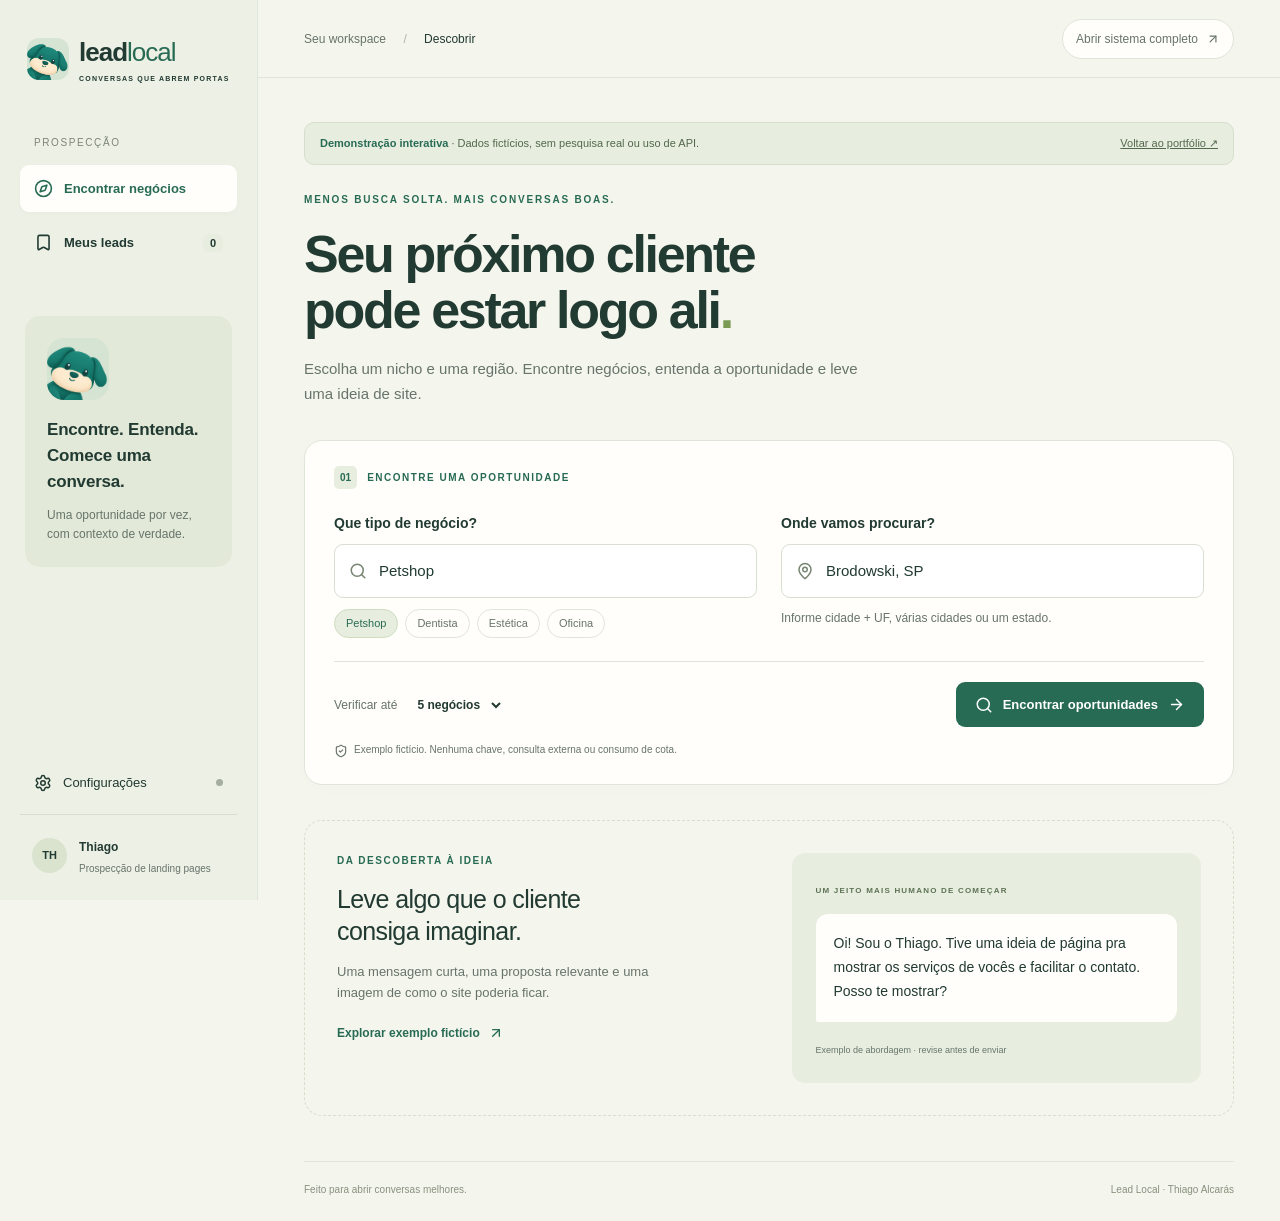
<file: projects/lead-local/index.html>
<!doctype html>
<html lang="pt-BR"><head><meta charset="utf-8"><meta name="viewport" content="width=device-width,initial-scale=1"><title>Lead Local · Demonstração | Thiago Alcarás</title><meta name="description" content="Explore o design atual do Lead Local: descoberta por nicho e região, mensagens humanas e prévia de site em PNG. Demonstração com dados fictícios, sem API."><link rel="icon" href="./brand/A1.png"><link rel="stylesheet" href="./styles.css?v=2360366a56f1"></head><body><div id="root"><p style="padding:32px;font-family:Arial,sans-serif">Carregando a demonstração do Lead Local…</p></div><noscript><p>Ative o JavaScript para explorar o exemplo interativo. <a href="../../">Voltar ao portfólio</a>.</p></noscript><script type="module" src="./demo.js?v=2360366a56f1"></script></body></html>
</file>
<file: projects/lead-local/styles.css>
/*
  1. Prevent padding and border from affecting element width. (https://github.com/mozdevs/cssremedy/issues/4)
  2. Remove default margins and padding
  3. Reset all borders.
*/

*,
::after,
::before,
::backdrop,
::file-selector-button {
  box-sizing: border-box; /* 1 */
  margin: 0; /* 2 */
  padding: 0; /* 2 */
  border: 0 solid; /* 3 */
}

/*
  1. Use a consistent sensible line-height in all browsers.
  2. Prevent adjustments of font size after orientation changes in iOS.
  3. Use a more readable tab size.
  4. Use the user's configured `sans` font-family by default.
  5. Use the user's configured `sans` font-feature-settings by default.
  6. Use the user's configured `sans` font-variation-settings by default.
  7. Disable tap highlights on iOS.
*/

html,
:host {
  line-height: 1.5; /* 1 */
  -webkit-text-size-adjust: 100%; /* 2 */
  tab-size: 4; /* 3 */
  font-family: --theme(
    --default-font-family,
    ui-sans-serif,
    system-ui,
    sans-serif,
    'Apple Color Emoji',
    'Segoe UI Emoji',
    'Segoe UI Symbol',
    'Noto Color Emoji'
  ); /* 4 */
  font-feature-settings: --theme(--default-font-feature-settings, normal); /* 5 */
  font-variation-settings: --theme(--default-font-variation-settings, normal); /* 6 */
  -webkit-tap-highlight-color: transparent; /* 7 */
}

/*
  1. Add the correct height in Firefox.
  2. Correct the inheritance of border color in Firefox. (https://bugzilla.mozilla.org/show_bug.cgi?id=190655)
  3. Reset the default border style to a 1px solid border.
*/

hr {
  height: 0; /* 1 */
  color: inherit; /* 2 */
  border-top-width: 1px; /* 3 */
}

/*
  Add the correct text decoration in Chrome, Edge, and Safari.
*/

abbr:where([title]) {
  -webkit-text-decoration: underline dotted;
  text-decoration: underline dotted;
}

/*
  Remove the default font size and weight for headings.
*/

h1,
h2,
h3,
h4,
h5,
h6 {
  font-size: inherit;
  font-weight: inherit;
}

/*
  Reset links to optimize for opt-in styling instead of opt-out.
*/

a {
  color: inherit;
  -webkit-text-decoration: inherit;
  text-decoration: inherit;
}

/*
  Add the correct font weight in Edge and Safari.
*/

b,
strong {
  font-weight: bolder;
}

/*
  1. Use the user's configured `mono` font-family by default.
  2. Use the user's configured `mono` font-feature-settings by default.
  3. Use the user's configured `mono` font-variation-settings by default.
  4. Correct the odd `em` font sizing in all browsers.
*/

code,
kbd,
samp,
pre {
  font-family: --theme(
    --default-mono-font-family,
    ui-monospace,
    SFMono-Regular,
    Menlo,
    Monaco,
    Consolas,
    'Liberation Mono',
    'Courier New',
    monospace
  ); /* 1 */
  font-feature-settings: --theme(--default-mono-font-feature-settings, normal); /* 2 */
  font-variation-settings: --theme(--default-mono-font-variation-settings, normal); /* 3 */
  font-size: 1em; /* 4 */
}

/*
  Add the correct font size in all browsers.
*/

small {
  font-size: 80%;
}

/*
  Prevent `sub` and `sup` elements from affecting the line height in all browsers.
*/

sub,
sup {
  font-size: 75%;
  line-height: 0;
  position: relative;
  vertical-align: baseline;
}

sub {
  bottom: -0.25em;
}

sup {
  top: -0.5em;
}

/*
  1. Remove text indentation from table contents in Chrome and Safari. (https://bugs.chromium.org/p/chromium/issues/detail?id=999088, https://bugs.webkit.org/show_bug.cgi?id=201297)
  2. Correct table border color inheritance in all Chrome and Safari. (https://bugs.chromium.org/p/chromium/issues/detail?id=935729, https://bugs.webkit.org/show_bug.cgi?id=195016)
  3. Remove gaps between table borders by default.
*/

table {
  text-indent: 0; /* 1 */
  border-color: inherit; /* 2 */
  border-collapse: collapse; /* 3 */
}

/*
  Use the modern Firefox focus style for all focusable elements.
*/

:-moz-focusring {
  outline: auto;
}

/*
  Add the correct vertical alignment in Chrome and Firefox.
*/

progress {
  vertical-align: baseline;
}

/*
  Add the correct display in Chrome and Safari.
*/

summary {
  display: list-item;
}

/*
  Make lists unstyled by default.
*/

ol,
ul,
menu {
  list-style: none;
}

/*
  1. Make replaced elements `display: block` by default. (https://github.com/mozdevs/cssremedy/issues/14)
  2. Add `vertical-align: middle` to align replaced elements more sensibly by default. (https://github.com/jensimmons/cssremedy/issues/14#issuecomment-634934210)
      This can trigger a poorly considered lint error in some tools but is included by design.
*/

img,
svg,
video,
canvas,
audio,
iframe,
embed,
object {
  display: block; /* 1 */
  vertical-align: middle; /* 2 */
}

/*
  Constrain images and videos to the parent width and preserve their intrinsic aspect ratio. (https://github.com/mozdevs/cssremedy/issues/14)
*/

img,
video {
  max-width: 100%;
  height: auto;
}

/*
  1. Inherit font styles in all browsers.
  2. Remove border radius in all browsers.
  3. Remove background color in all browsers.
  4. Ensure consistent opacity for disabled states in all browsers.
*/

button,
input,
select,
optgroup,
textarea,
::file-selector-button {
  font: inherit; /* 1 */
  font-feature-settings: inherit; /* 1 */
  font-variation-settings: inherit; /* 1 */
  letter-spacing: inherit; /* 1 */
  color: inherit; /* 1 */
  border-radius: 0; /* 2 */
  background-color: transparent; /* 3 */
  opacity: 1; /* 4 */
}

/*
  Restore default font weight.
*/

:where(select:is([multiple], [size])) optgroup {
  font-weight: bolder;
}

/*
  Restore indentation.
*/

:where(select:is([multiple], [size])) optgroup option {
  padding-inline-start: 20px;
}

/*
  Restore space after button.
*/

::file-selector-button {
  margin-inline-end: 4px;
}

/*
  Reset the default placeholder opacity in Firefox. (https://github.com/tailwindlabs/tailwindcss/issues/3300)
*/

::placeholder {
  opacity: 1;
}

/*
  Set the default placeholder color to a semi-transparent version of the current text color in browsers that do not
  crash when using `color-mix(…)` with `currentcolor`. (https://github.com/tailwindlabs/tailwindcss/issues/17194)
*/

@supports (not (-webkit-appearance: -apple-pay-button)) /* Not Safari */ or
  (contain-intrinsic-size: 1px) /* Safari 17+ */ {
  ::placeholder {
    color: color-mix(in oklab, currentcolor 50%, transparent);
  }
}

/*
  Prevent resizing textareas horizontally by default.
*/

textarea {
  resize: vertical;
}

/*
  Remove the inner padding in Chrome and Safari on macOS.
*/

::-webkit-search-decoration {
  -webkit-appearance: none;
}

/*
  1. Ensure date/time inputs have the same height when empty in iOS Safari.
  2. Ensure text alignment can be changed on date/time inputs in iOS Safari.
*/

::-webkit-date-and-time-value {
  min-height: 1lh; /* 1 */
  text-align: inherit; /* 2 */
}

/*
  Prevent height from changing on date/time inputs in macOS Safari when the input is set to `display: block`.
*/

::-webkit-datetime-edit {
  display: inline-flex;
}

/*
  Remove excess padding from pseudo-elements in date/time inputs to ensure consistent height across browsers.
*/

::-webkit-datetime-edit-fields-wrapper {
  padding: 0;
}

::-webkit-datetime-edit,
::-webkit-datetime-edit-year-field,
::-webkit-datetime-edit-month-field,
::-webkit-datetime-edit-day-field,
::-webkit-datetime-edit-hour-field,
::-webkit-datetime-edit-minute-field,
::-webkit-datetime-edit-second-field,
::-webkit-datetime-edit-millisecond-field,
::-webkit-datetime-edit-meridiem-field {
  padding-block: 0;
}

/*
  Center dropdown marker shown on inputs with paired `<datalist>`s in Chrome. (https://github.com/tailwindlabs/tailwindcss/issues/18499)
*/

::-webkit-calendar-picker-indicator {
  line-height: 1;
}

/*
  Remove the additional `:invalid` styles in Firefox. (https://github.com/mozilla/gecko-dev/blob/2f9eacd9d3d995c937b4251a5557d95d494c9be1/layout/style/res/forms.css#L728-L737)
*/

:-moz-ui-invalid {
  box-shadow: none;
}

/*
  Correct the inability to style the border radius in iOS Safari.
*/

button,
input:where([type='button'], [type='reset'], [type='submit']),
::file-selector-button {
  appearance: button;
}

/*
  Correct the cursor style of increment and decrement buttons in Safari.
*/

::-webkit-inner-spin-button,
::-webkit-outer-spin-button {
  height: auto;
}

/*
  Make elements with the HTML hidden attribute stay hidden by default.
*/

[hidden]:where(:not([hidden='until-found'])) {
  display: none !important;
}


:root{--ink:#213a32;--muted:#67746b;--green:#286b54;--green-dark:#1d543f;--line:#e0e5da;--paper:#fffefa;--bg:#f4f5ed;--sage:#e7eddf;--radius:18px}
*{box-sizing:border-box}body{margin:0;background:var(--bg);color:var(--ink);font-family:Arial,Helvetica,sans-serif;font-size:15px;-webkit-font-smoothing:antialiased}button,input,textarea,select{font:inherit}button,a,input,select,textarea{touch-action:manipulation}button{cursor:pointer;border:0;background:none;color:inherit}button:disabled{cursor:wait;opacity:.6}a{color:inherit;text-decoration:none}button:focus-visible,a:focus-visible,input:focus-visible,select:focus-visible,textarea:focus-visible,summary:focus-visible{outline:3px solid #789d51;outline-offset:4px}h1,h2,h3,p{margin:0}h1{font-size:52px;line-height:1.08;letter-spacing:-2.3px;font-weight:600}h2{font-size:26px;line-height:1.3;letter-spacing:-.6px}h3{font-size:17px;font-weight:600}p{line-height:1.65}img{display:block;max-width:100%}svg{flex-shrink:0}label{display:block;margin:0 0 10px;font-weight:600;font-size:14px}input,textarea,select{width:100%;border:1px solid var(--line);background:var(--paper);border-radius:9px;padding:13px 15px;color:var(--ink)}input::placeholder,textarea::placeholder{color:#889185}textarea{resize:vertical;min-height:95px}select{cursor:pointer}summary{cursor:pointer}iframe{width:100%;height:180px;border:0;margin-top:15px}ul{padding-left:20px}li{line-height:1.65;margin:10px 0}.pre-wrap{white-space:pre-wrap;overflow-wrap:anywhere}
.app-shell{display:flex;min-height:100vh}.sidebar{width:258px;flex-shrink:0;position:sticky;top:0;height:100vh;display:flex;flex-direction:column;padding:33px 20px 24px;border-right:1px solid var(--line);background:#edf0e5}.brand{display:flex;align-items:center;gap:10px;padding-left:7px}.brand img{border-radius:12px}.brand>span{font-size:26px;font-weight:700;letter-spacing:-1px}.brand>span>span{color:var(--green);font-weight:400}.brand small{display:block;font-size:7px;letter-spacing:1.2px;margin-top:2px}.nav-label{font-size:10px;letter-spacing:1.6px;color:#7b8578;margin:50px 14px 15px}.sidebar nav button,.sidebar-bottom>button{display:flex;align-items:center;gap:11px;width:100%;text-align:left;padding:14px;border-radius:9px;font-size:13px;font-weight:600;margin-bottom:7px}.sidebar nav .active{background:#fffefa;box-shadow:0 2px 6px #213a3206;color:var(--green)}.sidebar nav button>span{margin-left:auto;border-radius:6px;background:var(--sage);padding:1px 7px;font-size:11px}.sidebar-note{background:#e3e9d8;border-radius:15px;padding:22px;margin:42px 5px 18px}.sidebar-note img{border-radius:17px;margin-bottom:17px}.sidebar-note strong{line-height:1.55;font-size:17px;letter-spacing:-.2px}.sidebar-note p{font-size:12px;color:var(--muted);margin-top:10px}.sidebar-bottom{margin-top:auto}.sidebar-bottom>button{font-weight:400}.sidebar-bottom .connection-dot{margin-left:auto}.profile{border-top:1px solid #d5decf;padding:20px 12px 0;display:flex;align-items:center;gap:12px}.profile>span{background:#dae3ce;border-radius:50%;width:35px;height:35px;display:grid;place-items:center;font-size:11px;font-weight:700}.profile strong{font-size:12px}.profile small{display:block;font-size:10px;color:var(--muted);margin-top:4px}
main{flex:1;min-width:0}.topbar{height:78px;display:flex;align-items:center;justify-content:space-between;padding:0 46px;border-bottom:1px solid var(--line);font-size:12px;color:var(--muted)}.topbar>span>span{margin:0 14px;color:#b0b6ab}.topbar strong{color:var(--ink);font-weight:500}.connection{display:flex;align-items:center;gap:8px;font-size:12px;border:1px solid var(--line);border-radius:50px;padding:10px 13px;background:var(--paper)}.connection-dot{width:7px;height:7px;background:#a5ada0;border-radius:50%;display:inline-block}.connection-dot.connected{background:#579941}.content{max-width:1300px;margin:auto;padding:44px 46px 24px}.eyebrow{font-size:10px;font-weight:700;letter-spacing:1.8px;color:var(--green);margin-bottom:18px}.page-heading>p:last-child{color:var(--muted);max-width:560px;margin-top:19px;font-size:15px}.page-heading h1>span{color:#7b9b55}.search-panel{background:var(--paper);border:1px solid var(--line);border-radius:var(--radius);padding:25px 29px;margin-top:33px;box-shadow:0 4px 24px #213a3203}.section-label{font-size:10px;font-weight:700;letter-spacing:1.5px;color:var(--green);display:flex;align-items:center;gap:10px}.section-label>span{background:var(--sage);border-radius:5px;padding:4px 6px;letter-spacing:0}.search-fields{display:grid;grid-template-columns:1fr 1fr;gap:24px;margin-top:24px}.input-wrap{display:flex;align-items:center;border:1px solid #d8dfd1;border-radius:9px;background:white;padding-left:14px}.input-wrap svg{color:#778572}.input-wrap input{border:0;background:transparent;padding:15px 12px;min-width:0}.niche-chips{display:flex;gap:7px;flex-wrap:wrap;margin-top:11px}.niche-chips button{font-size:11px;border:1px solid var(--line);border-radius:50px;padding:5px 11px;color:var(--muted)}.niche-chips .selected{background:var(--sage);border-color:#cedcbf;color:var(--green)}.field-hint{font-size:12px;color:var(--muted);margin-top:11px;line-height:1.65}.search-bottom{border-top:1px solid var(--line);margin-top:23px;padding-top:20px;display:flex;align-items:center;justify-content:space-between;gap:15px}.limit-label{display:flex;align-items:center;gap:8px;font-size:12px;font-weight:400;margin:0;color:var(--muted)}.limit-label select{width:auto;border:0;padding:8px;font-size:12px;color:var(--ink);font-weight:600}.button{display:inline-flex;align-items:center;justify-content:center;gap:10px;padding:13px 19px;border-radius:9px;font-size:13px;font-weight:600;min-height:44px}.button.primary{background:var(--green);color:white}.button.primary:hover:not(:disabled){background:var(--green-dark)}.button.secondary{background:var(--paper);border:1px solid var(--line)}.button.small{font-size:12px;padding:11px 14px;min-height:40px}.text-button{display:inline-flex;align-items:center;gap:8px;color:var(--green);font-size:12px;font-weight:600;padding:8px 0}.icon-button{border-radius:8px;width:37px;height:37px;display:inline-flex;align-items:center;justify-content:center}.icon-button:hover{background:var(--sage)}.privacy-note{font-size:10px;color:var(--muted);display:flex;align-items:center;gap:6px;margin-top:15px}
.empty-state{display:grid;grid-template-columns:1fr 1fr;gap:45px;margin-top:35px;border:1px dashed #d7dfcc;border-radius:var(--radius);padding:32px}.empty-text h2{margin:15px 0 13px;font-size:25px}.empty-text p{font-size:13px;color:var(--muted);max-width:335px}.empty-text .text-button{margin-top:12px}.sample-conversation{background:#e8eedf;border-radius:13px;padding:24px;align-self:center}.sample-conversation>span{font-size:8px;letter-spacing:1.2px;color:#5d7255;font-weight:700}.sample-conversation p{background:var(--paper);padding:18px;margin:15px 0;border-radius:12px 12px 12px 2px;font-size:14px;line-height:1.7}.sample-conversation small{font-size:9px;color:var(--muted)}.results-heading{display:flex;align-items:center;justify-content:space-between;gap:20px;margin-top:40px}.results-heading h2{font-size:25px;margin-top:12px}.outline-badge{font-size:8px;letter-spacing:1.1px;border:1px solid #cfd9c7;border-radius:50px;padding:8px 12px;white-space:nowrap;color:#667860}.results-note{font-size:12px;color:var(--muted);margin:11px 0 22px}.prospect-grid{display:grid;grid-template-columns:repeat(2,minmax(0,1fr));gap:17px}.prospect-card{padding:23px;border:1px solid var(--line);background:var(--paper);border-radius:16px;min-width:0}.prospect-heading{display:flex;align-items:center;gap:12px}.business-avatar{width:40px;height:40px;display:grid;place-items:center;flex-shrink:0;background:var(--sage);border-radius:12px;color:var(--green);font-size:19px;font-weight:500}.prospect-heading>div{min-width:0}.prospect-heading h3{font-size:16px;line-height:1.4;overflow-wrap:anywhere}.prospect-heading p{font-size:10px;color:var(--muted);margin-top:3px}.rank{margin-left:auto;align-self:flex-start;font-size:10px;color:#a1a996}.status-badge{display:inline-flex;background:#e9f0e1;color:#46603b;font-size:10px;padding:5px 9px;border-radius:50px;margin-top:19px}.status-badge.demo{background:#f4edd9;color:#796130}.opportunity{font-size:13px;color:#4c6052;margin:15px 0 18px;min-height:42px}.contact-line{display:flex;align-items:flex-start;gap:8px;font-size:11px;color:var(--muted);margin:8px 0;overflow-wrap:anywhere}.evidence{font-size:11px;margin-top:17px;border-top:1px solid var(--line);padding-top:12px}.evidence p{margin-top:10px}.evidence a{display:flex;justify-content:space-between;padding:7px 0;text-decoration:underline;overflow-wrap:anywhere}.evidence small{display:block;color:var(--muted);margin-top:10px}.card-actions{display:flex;gap:9px;align-items:center;margin-top:18px}.card-actions>.icon-button{border:1px solid var(--line)}.research-notes{font-size:12px;color:var(--muted);margin-top:24px}.research-notes p{margin:10px 0}.research-notes a{text-decoration:underline}.loading{display:flex;align-items:center;gap:20px;background:var(--sage);border-radius:13px;margin-top:22px;padding:22px;color:var(--green)}.loading p{font-size:12px;margin-top:4px}.loading .text-button{margin-left:auto}.error{background:#fff0e8;color:#963b28;border:1px solid #efcdbc;padding:15px 20px;border-radius:10px;margin-top:20px;font-size:13px}.spin{animation:spin 1.2s linear infinite}@keyframes spin{to{transform:rotate(360deg)}}
.back{margin-bottom:27px}.dossier-heading{display:flex;justify-content:space-between;align-items:flex-start;gap:25px}.dossier-heading h1{font-size:38px;margin-top:8px;letter-spacing:-1.2px}.dossier-heading p{font-size:13px;color:var(--muted);margin-top:12px}.dossier-heading>div:last-child{display:flex;gap:10px;align-items:center}.dossier-heading select{width:auto;font-size:12px}.dossier-summary{font-size:15px;max-width:780px;margin:25px 0;color:var(--muted)}.tabs{display:flex;gap:10px;overflow-x:auto;border-bottom:1px solid var(--line);margin-bottom:25px}.tabs button{display:flex;align-items:center;gap:8px;padding:15px 16px;font-size:12px;white-space:nowrap;border-bottom:2px solid transparent;color:var(--muted)}.tabs .selected{color:var(--green);border-bottom-color:var(--green)}.messages-grid{display:grid;grid-template-columns:1.4fr 1fr;gap:25px;margin-top:20px}.message-card{background:var(--paper);border:1px solid var(--line);border-radius:14px;padding:22px 24px;margin-bottom:16px}.message-card>div{display:flex;align-items:center;gap:11px}.message-card h3{font-size:14px}.message-card .icon-button{margin-left:auto}.message-number{font-size:11px;background:var(--sage);width:26px;height:26px;border-radius:50%;display:grid;place-items:center}.message-card p{font-size:15px;line-height:1.85;white-space:pre-wrap;margin-top:14px;overflow-wrap:anywhere}.conversation-aside{background:#e8eddf;border-radius:14px;padding:26px;align-self:start}.conversation-aside h3{margin:18px 0 10px}.conversation-aside li,.conversation-aside p{font-size:13px;color:#56664f}.conversation-aside>div{margin-top:20px}.conversation-aside small{font-size:10px;color:var(--green);font-weight:600}.research-grid{display:grid;grid-template-columns:1fr 1fr;gap:18px}.paper{padding:25px;border:1px solid var(--line);border-radius:14px;background:var(--paper);min-width:0}.paper h3{margin-bottom:15px}.paper ul{font-size:14px;margin-bottom:25px;color:var(--muted)}.paper.sources{grid-column:1/-1}.sources>a{display:flex;gap:10px;align-items:center;font-size:13px;color:var(--green);padding:9px 0;overflow-wrap:anywhere}.sources details{font-size:12px;margin-top:15px}.sources details p{margin-top:15px}.prompt>div{display:flex;align-items:center;justify-content:space-between;gap:15px}.prompt h2{font-size:23px}.prompt .pre-wrap{margin-top:25px;font-size:14px;line-height:1.85}.preview-workspace{display:grid;grid-template-columns:340px 1fr;gap:35px}.preview-intro h2{font-size:30px;margin:18px 0}.preview-intro>p{font-size:14px;color:var(--muted);margin-bottom:20px}.preview-intro>.button{width:100%;margin-top:10px}.preview-intro>.text-button{margin-top:13px}.preview-intro label{margin-top:22px}.preview-frame{border:1px solid #d8dfd1;background:#e3e8dc;border-radius:15px;padding:19px;min-width:0}.preview-frame>img{width:100%;box-shadow:0 4px 20px #1e382517}.preview-placeholder{height:480px;display:flex;flex-direction:column;justify-content:center;align-items:center;text-align:center;color:#708065;padding:25px}.preview-placeholder h3{margin:20px 0 12px}.preview-placeholder p{font-size:12px}.history{margin-top:30px}.history>div{display:flex;gap:20px;align-items:center;padding:18px 0;border-bottom:1px solid var(--line)}.history>div>button:first-child{flex:1;text-align:left}.history small{display:block;color:var(--muted);margin-top:5px}.history .status-badge{margin-top:0}.settings-modal{border:1px solid var(--line);border-radius:20px;padding:30px;background:var(--paper);width:550px;max-width:calc(100vw - 32px);max-height:90vh;color:var(--ink);box-shadow:0 25px 100px #13291d22}.settings-modal::backdrop{background:#192e2560;backdrop-filter:blur(4px)}.modal-heading{display:flex;align-items:center;justify-content:space-between;gap:15px}.modal-heading h2{font-size:24px}.settings-modal>p{color:var(--muted);font-size:13px;margin:15px 0 22px}.settings-modal>label{margin-top:22px}.settings-modal>a{margin-top:7px}.settings-modal>h3{margin-top:28px}.settings-modal>.field-hint{margin-top:10px}.brand-options{display:grid;grid-template-columns:repeat(3,1fr);gap:10px}.brand-options button{border:2px solid transparent;border-radius:13px;padding:6px;background:var(--bg)}.brand-options img{width:100%;height:auto;border-radius:9px}.brand-options span{display:block;font-size:10px;padding:6px}.brand-options .chosen{border-color:var(--green)}.modal-actions{display:flex;justify-content:space-between;gap:15px;margin:25px 0 15px}.settings-modal>small{font-size:10px;color:var(--muted);line-height:1.6}.toast{position:fixed;bottom:24px;left:50%;transform:translateX(-50%);display:flex;align-items:center;gap:10px;background:var(--green-dark);color:white;border-radius:10px;padding:15px 22px;font-size:13px;max-width:92vw;z-index:40}footer{display:flex;justify-content:space-between;gap:20px;margin-top:45px;padding-top:20px;border-top:1px solid var(--line);font-size:10px;color:#89917f}
@media(min-width:1500px){.prospect-grid{grid-template-columns:repeat(3,minmax(0,1fr))}}
@media(max-width:1100px){.sidebar{width:216px;padding-inline:13px}.brand small{font-size:6px}.content{padding:35px 28px 22px}.topbar{padding-inline:28px}h1{font-size:44px}.preview-workspace{grid-template-columns:280px 1fr;gap:22px}.search-bottom{flex-wrap:wrap}.messages-grid{grid-template-columns:1fr 1fr}}
@media(max-width:850px){.sidebar{width:76px;padding:24px 12px}.brand{padding:0}.brand>span,.nav-label,.sidebar-note,.profile{display:none}.sidebar nav{margin-top:40px}.sidebar nav button{font-size:0;padding:15px;gap:0}.sidebar nav button>span{display:none}.sidebar-bottom>button{font-size:0;gap:0;padding:15px}.sidebar-bottom .connection-dot{display:none}.search-fields{grid-template-columns:1fr}.empty-state{gap:25px;padding:25px}.messages-grid{grid-template-columns:1fr}.preview-workspace{grid-template-columns:1fr}.preview-intro{max-width:500px}.preview-frame>img{max-width:650px;margin:auto}.dossier-heading{flex-direction:column}.outline-badge{display:none}.search-panel{padding:25px}}
@media(max-width:580px){.app-shell{display:block}.sidebar{position:static;width:100%;height:auto;flex-direction:row;align-items:center;padding:13px 18px;border-right:0;border-bottom:1px solid var(--line)}.brand>span{display:block;font-size:24px}.brand small{display:none}.brand img{width:35px;height:35px}.sidebar nav{display:flex;margin:0 0 0 auto}.sidebar nav button{padding:10px;margin:0}.sidebar-bottom{margin:0}.sidebar-bottom>button{padding:10px;margin:0}.topbar{padding:0 20px;height:60px;font-size:10px}.topbar>span>span{margin:0 7px}.connection{font-size:10px;padding:8px 10px}.content{padding:29px 19px 20px}h1{font-size:38px;letter-spacing:-1.6px}.page-heading>p:last-child{font-size:13px}.eyebrow{font-size:8px;letter-spacing:1.3px}.search-panel{padding:22px 19px;margin-top:26px}.search-fields{gap:22px}.search-bottom>.button{width:100%}.privacy-note{line-height:1.5;font-size:9px}.empty-state{grid-template-columns:1fr;padding:24px;gap:22px}.empty-text h2{font-size:23px}.sample-conversation{padding:20px}.prospect-grid{grid-template-columns:1fr}.results-heading h2{font-size:23px}.research-grid{grid-template-columns:1fr}.paper.sources{grid-column:auto}.dossier-heading h1{font-size:31px}.dossier-heading>div:last-child{flex-wrap:wrap}.tabs{gap:0}.tabs button{padding-inline:11px;font-size:11px}.tabs svg{width:14px}.prompt>div{align-items:flex-start;flex-direction:column}.message-card{padding:19px}.message-card h3{font-size:13px}.loading{align-items:flex-start;gap:12px;flex-wrap:wrap}.loading>.text-button{margin-left:0}.preview-frame{padding:9px}.history>div{gap:10px}.history strong{font-size:13px}footer{flex-direction:column;gap:8px}.settings-modal{padding:22px}}
@media(prefers-reduced-motion:reduce){.spin{animation:none}}

.demo-banner{display:flex;gap:16px;justify-content:space-between;align-items:center;margin-bottom:27px;padding:12px 15px;background:#e7eddf;border:1px solid #d6dfcc;border-radius:10px;font-size:11px;color:#53684c}.demo-banner a{white-space:nowrap;text-decoration:underline}.demo-banner strong{color:#286b54}@media(max-width:580px){.demo-banner{align-items:flex-start;flex-direction:column;gap:6px;font-size:10px}}
</file>
